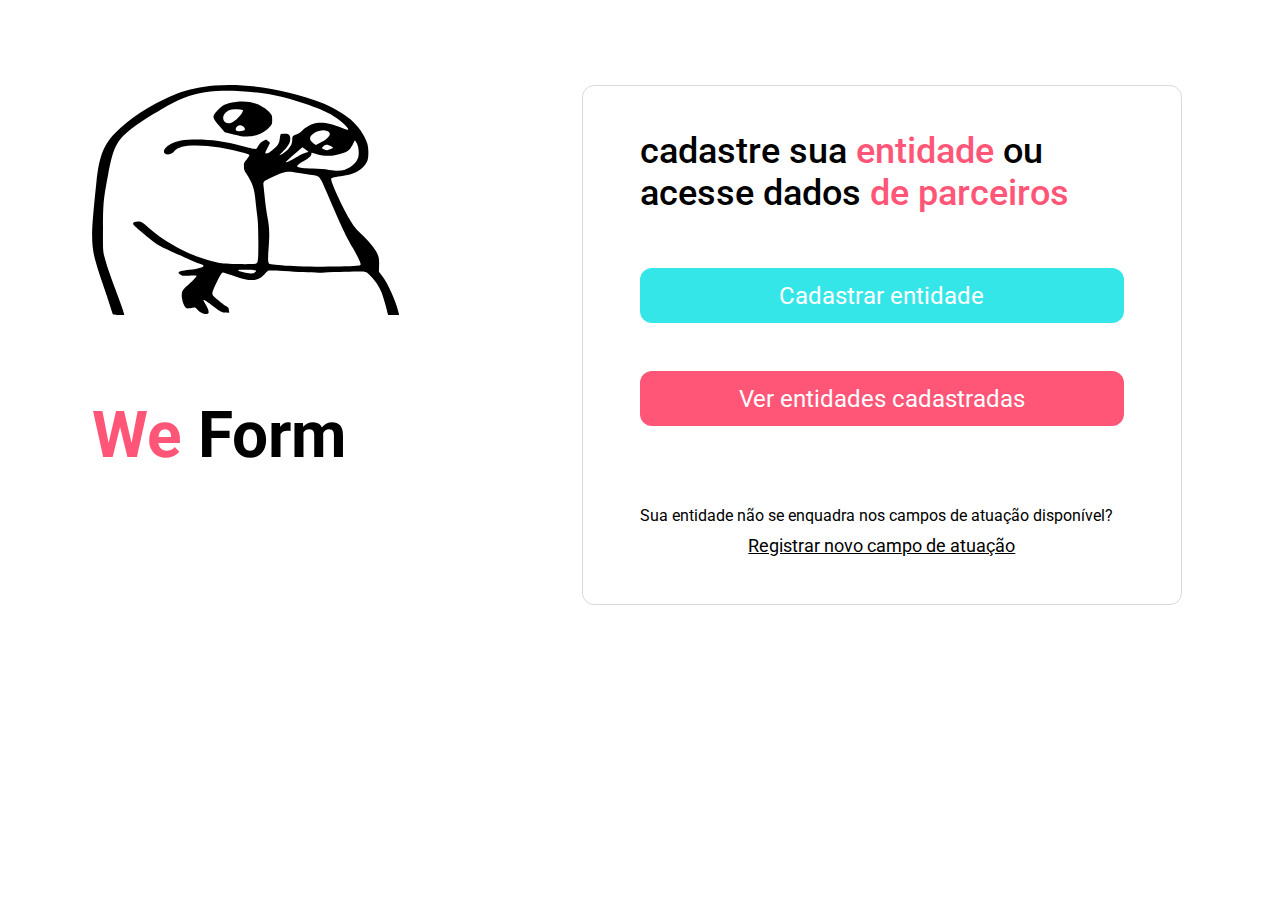
<file: index.html>
<!DOCTYPE html>
<html lang="PT-BR">
<head>
    <meta charset="UTF-8">
    <meta name="viewport" content="width=device-width, initial-scale=1.0">
    <title>We Form</title>
    <link rel="stylesheet" href="style/style.css">
    <link rel="stylesheet" href="assets/fontawesome-free-6.4.2-web/css/all.css">
</head>
<body>
    <div class="content">
        <aside>
            <img src="assets/52017b2d479237472427568c5488b072.svg" alt="image">

            <h1><span>We</span> Form</h1>
        </aside>

        <main>
            <h2>cadastre sua <span> entidade</span> ou acesse dados <span> de parceiros</span></h2>

            <div class="buttons">
                <a href="cadastro-entidade.html">Cadastrar entidade</a>
                <a href="entidade-cadastradas.html">Ver entidades cadastradas</a>
            </div>

            <div class="footer">
                <p>Sua entidade não se enquadra nos campos de atuação disponível?</p>
                <a href="campo-atuação.html">Registrar novo campo de atuação</a>
            </div>

        </main>
    </div>

  


    
</body>
</html>
</file>
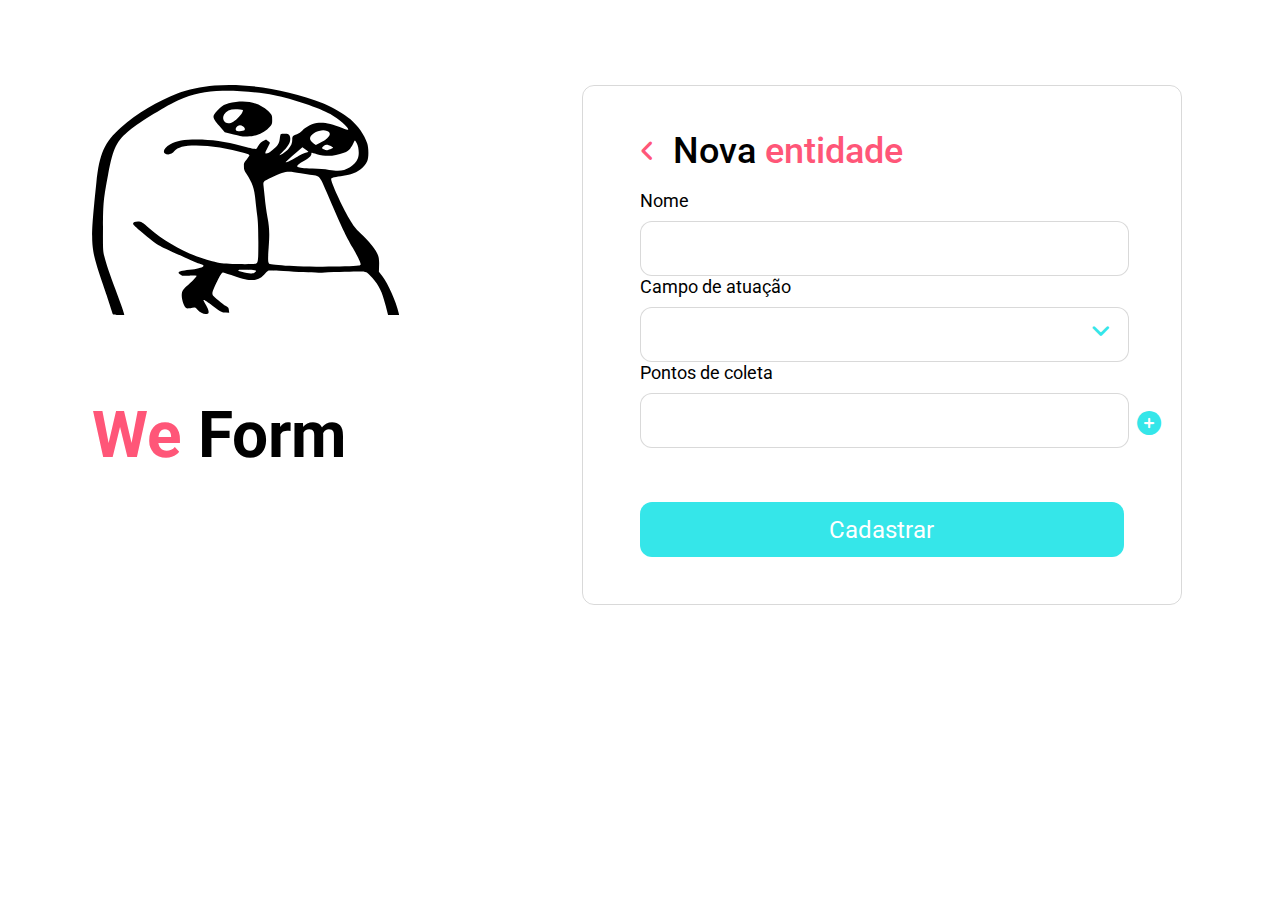
<file: cadastro-entidade.html>
<!DOCTYPE html>
<html lang="PT-BR">
<head>
    <meta charset="UTF-8">
    <meta name="viewport" content="width=device-width, initial-scale=1.0">
    <title>We Form</title>
    <link rel="stylesheet" href="style/style.css">
    <link rel="stylesheet" href="assets/fontawesome-free-6.4.2-web/css/all.css">
</head>
<body>
    <div class="content">
        <aside>
            <img src="assets/52017b2d479237472427568c5488b072.svg" alt="image">

            <h1><span>We</span> Form</h1>
        </aside>

        <main>
            <header>
                <a href="index.html">
                    <i class="fa-solid fa-angle-left"></i>
                </a>
                <h2>Nova <span> entidade </span></h2>
            </header>

            <form>
                <label for="input-nome">Nome</label>
                <input type="text" id="input-nome" >

                <label for="input-field">Campo de atuação</label>

                <div class="select-div">
                    <select id="input-field" >
                    </select>
                </div>

            <div class="points">
                <label for="input-points">Pontos de coleta</label>
                <input type="text" id="input-points" >
                <button><i class="fa-solid fa-circle-plus"></i></button>
            </div>

            </form>

            <div class="buttons">
                <a href="#">Cadastrar</a>
            </div>
         

        </main>
    </div>

  


    
</body>
</html>
</file>
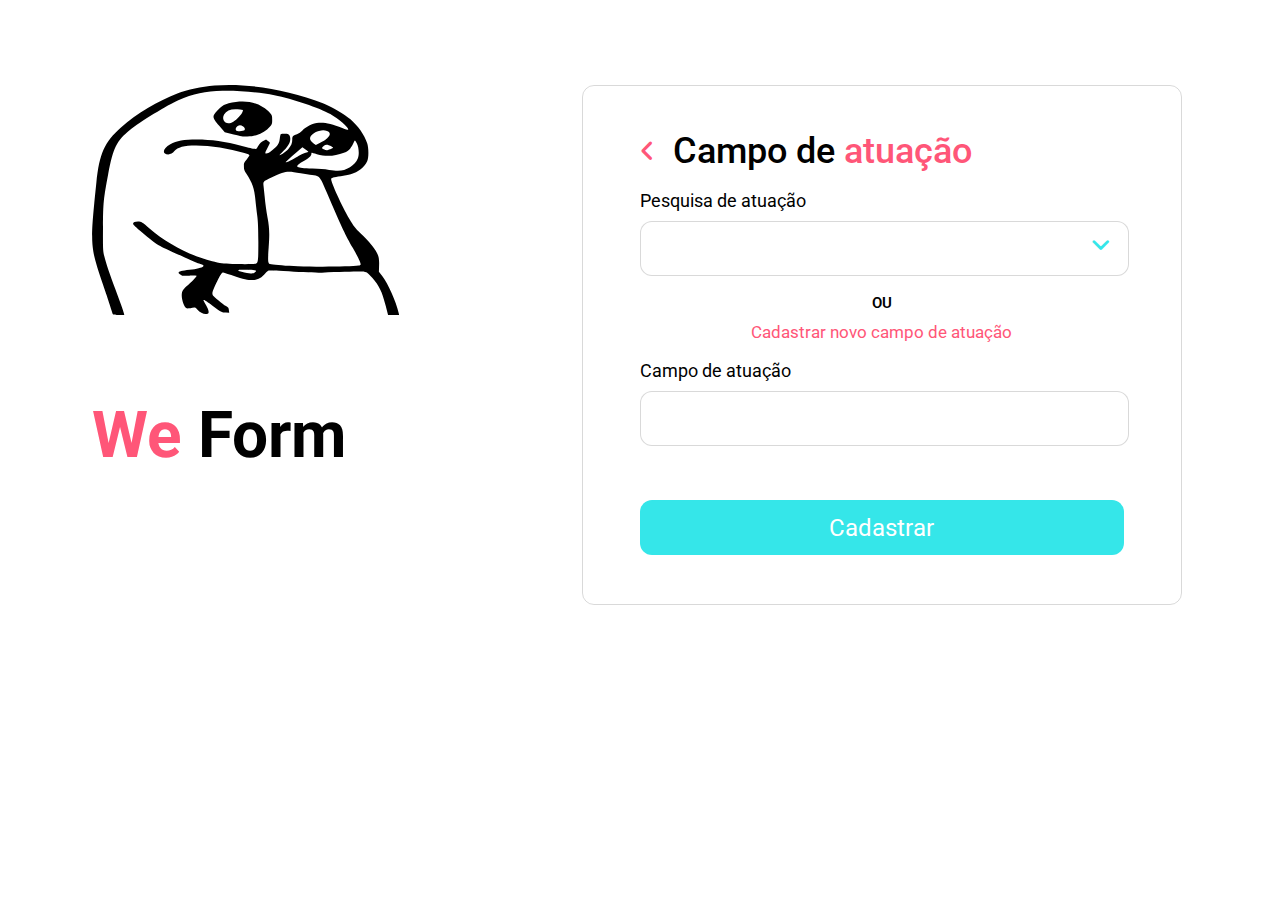
<file: campo-atuação.html>
<!DOCTYPE html>
<html lang="PT-BR">
<head>
    <meta charset="UTF-8">
    <meta name="viewport" content="width=device-width, initial-scale=1.0">
    <title>We Form</title>
    <link rel="stylesheet" href="style/style.css">
    <link rel="stylesheet" href="assets/fontawesome-free-6.4.2-web/css/all.css">
</head>
<body>
    <div class="content">
        <aside>
            <img src="assets/52017b2d479237472427568c5488b072.svg" alt="image">

            <h1><span>We</span> Form</h1>
        </aside>

        <main>
            <header>
                <a href="index.html">
                    <i class="fa-solid fa-angle-left"></i>
                </a>
                <h2>Campo de <span> atuação </span></h2>
            </header>

            <form>
                <label for="input-field">Pesquisa de atuação</label>
                
                <div class="select-div">
                    <select id="input-field" >
                    </select>
                </div>

                <div class="information">
                    <span>OU</span>
                    <p>Cadastrar novo campo de atuação</p>
                </div>
                
                <label for="input-text">Campo de atuação</label>
                <input type="text" id="input-text">
                


            </form>

            <div class="buttons">
                <a href="#">Cadastrar</a>
            </div>
         

        </main>
    </div>

  


    
</body>
</html>
</file>
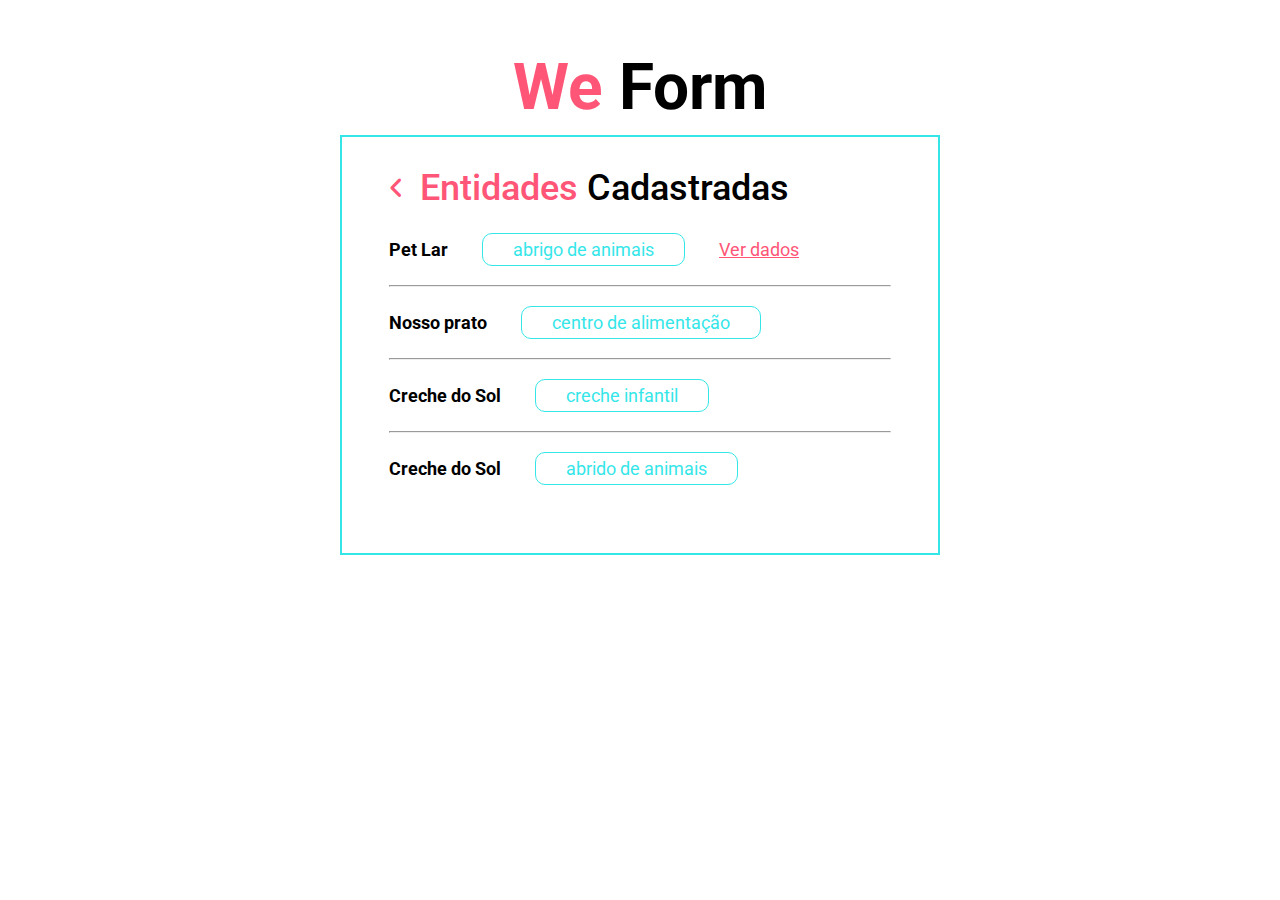
<file: entidade-cadastradas.html>
<!DOCTYPE html>
<html lang="PT-BR">
<head>
    <meta charset="UTF-8">
    <meta name="viewport" content="width=device-width, initial-scale=1.0">
    <title>We Form</title>
    <link rel="stylesheet" href="style/style-pag3.css">
    <link rel="stylesheet" href="assets/fontawesome-free-6.4.2-web/css/all.css">
</head>
<body>
    <div class="content">
        <aside>
            <h1><span>We</span> Form</h1>
        </aside>

        <main>
            <header>
                <a href="index.html">
                    <i class="fa-solid fa-angle-left"></i>
                </a>
                <h2><span> Entidades </span> Cadastradas</h2>
            </header>

            <div class="container">
                <p><b>Pet Lar</b> <span>abrigo de animais</span> <a href="#"> Ver dados</a></p>
                <hr>
                
                <p><b>Nosso prato</b> <span>centro de alimentação</span></p>
                <hr>

                <p><b>Creche do Sol</b> <span>creche infantil</span></p>
                <hr>

                <p><b>Creche do Sol</b> <span>abrido de animais</span></p>
                
            </div>

           

        </main>
    </div>

  


    
</body>
</html>
</file>
<file: style/style.css>
@charset "UTF-8";

@import url('https://fonts.googleapis.com/css2?family=Roboto:wght@100;300;400;500&display=swap');

*{
    margin: 0;
    padding: 0;
    box-sizing: border-box;
    text-decoration: none;

}


:root{
    font-size: 62.5%;
    --border-padrao: 0.1rem solid rgba(0, 0, 0, 0.15);
    --border-radius-padrão: 1.2rem;
}

body{
    font-family: 'Roboto', sans-serif;
    font-size: 1.4rem;
}

.content{
    display: grid;
    grid-template-areas:
    ". . . . ."
    ". hero . form ."
    ". hero . form ."
    ". . . . ."
    ;

    gap: 8.5rem;
}

main {
    grid-area: form;
}

aside {
    grid-area: hero;
}

aside img{
    width: 40.9rem;
    width: 30.7rem;
}

aside h1{
    font-size: 6.4rem;
    font-weight: 50rem;
    line-height: 7.5rem;

}

aside h1 span,main h2 span{
    color: #ff5678;

}

main{
    width: 60rem;
    height: 52rem;
    padding: 4.4rem 5.7rem ;
    border: var(--border-padrao); 
    border-radius: var(--border-radius-padrão);
    position: relative;

     

   
}

main h2{
    max-width: 43.5rem;
    font-size: 3.6rem;
    font-weight: 500;

}

main .buttons{
    display: flex;
    flex-flow:column wrap;
}

main .buttons a{
    height: 5.5rem;
    font-size: 2.4rem;
    border-radius: var(--border-radius-padrão);
    color: #fff;

    display: flex;
    justify-content: center;
    align-items: center;
}

main .buttons a{
    background-color: #35E6E9;
    margin-top: 5.4rem;

}

main .buttons a:hover{
    text-decoration: underline;
    /* background-color: #35e6e9a8; */
    transform: scale(1.02);
    
}

main .buttons a + a{
    background-color: #ff5678;
    margin-top: 4.8rem;
 

}

main .buttons a + a:hover{
    /* background-color: #ff567886; */
    transform: scale(1.03);

}

main .footer p{
    font-size: 1.6rem;
    margin-top: 8rem;

}

main .footer a{
    margin-top: 1rem;
    font-size: 1.8rem;
    display: block;
    text-align: center;
    color: #000;
    text-decoration: underline;

}


/* Pagina - Cadastro-entidade (2) */

 aside img{
    margin-bottom: 8rem;
}

main header{
    display: flex;
    align-items: center;
    gap: 0 1.8rem;

}

main header img{
    margin-bottom: 5rem;
}



main header i{
    font-size: 2.4rem;
    color: #ff5678;

}

main form{
    margin-top: 1.8rem;
}

main form label{
    font-size: 1.8rem;
    font-weight: 400;
    margin-bottom: 1rem;
    display: block;
}

main form input, main form select{
    width: 48.9rem;
    height: 5.5rem;
 
    background-color: #fff;
    border: var(--border-padrao);
    border-radius: var(--border-radius-padrão);

}

main form select{
    appearance: none;
}

main form .select-div{
    position: relative;
}

main form .select-div::after{
    content: '\f107';
    position: absolute;
    color: #35E6E9;
    top: 1.4rem;
    right: 1.4rem;
    font-size: 2.2rem;
    font-family: 'Font Awesome 6 Free';
    font-weight: 600;
    z-index: 1;
}

main form .points{
    position: relative;
    
}

main form input + button{
    position: absolute;
    right: -3.7rem;
    top: 4.8rem;
    background-color: transparent;
    border: none;
    color: #35E6E9;
    font-size: 2.4rem;
    cursor: pointer;
}

/* Pagina 4 - campo de atuação */

main form .information{
    display: flex;
    flex-direction: column;
    justify-content: center;
    align-items: center;

    margin: 1.8rem 0;

}

main form .information span{
    margin-bottom: 1rem;
    font-size: 1.5rem;
    font-weight: 600;
}

main form .information p{
    font-size: 1.7rem;
    color: #ff5678;
}
</file>
<file: style/style-pag3.css>
@charset "utf-8";

@import url('https://fonts.googleapis.com/css2?family=Roboto:wght@100;300;400;500&display=swap');

*{
    margin: 0;
    padding: 0;
    box-sizing: border-box;
    text-decoration: none;

}


:root{
    font-size: 62.5%;
    --border-padrao: 0.1rem solid rgba(0, 0, 0, 0.15);
    --border-radius-padrão: 1.2rem;
}

body{
    font-family: 'Roboto', sans-serif;
    font-size: 1.4rem;
}

aside{
    margin-top: 5rem;
    margin-bottom: 1rem;

}

aside h1{
    text-align: center;
    font-size: 6.4rem;
    font-weight: 50rem;
    line-height: 7.5rem;

}

aside span{
    color: #ff5678;
}

main{
    margin: 0 auto;
    width: 60rem;
    height: 42rem;
    padding: 3rem 4.7rem ;
    border: 0.2rem solid  #35E6E9;

}

header{
    display: flex;
    align-items: center;
    gap: 0 1.6rem;

    
}

main header i{
    font-size: 2.4rem;
    color: #ff5678;


}

main header h2{
    font-size: 3.6rem;
    font-weight: 500;
}

main header span{
    color: #ff5678;
}

main .container{
    margin-top: 3rem ;

    display: flex;
    flex-direction: column;
    justify-content: center;

    gap: 2.5rem 3.5rem;
    font-size: 1.8rem;

}



main .container span{
    border: 1px solid  #35E6E9;
    color: #35E6E9;
    padding: 0.5rem 3rem;
    border-radius: 1rem;

    margin: 0 3rem;
}


main .container a{
    text-decoration: underline;
    color: #ff5678;
}
</file>
